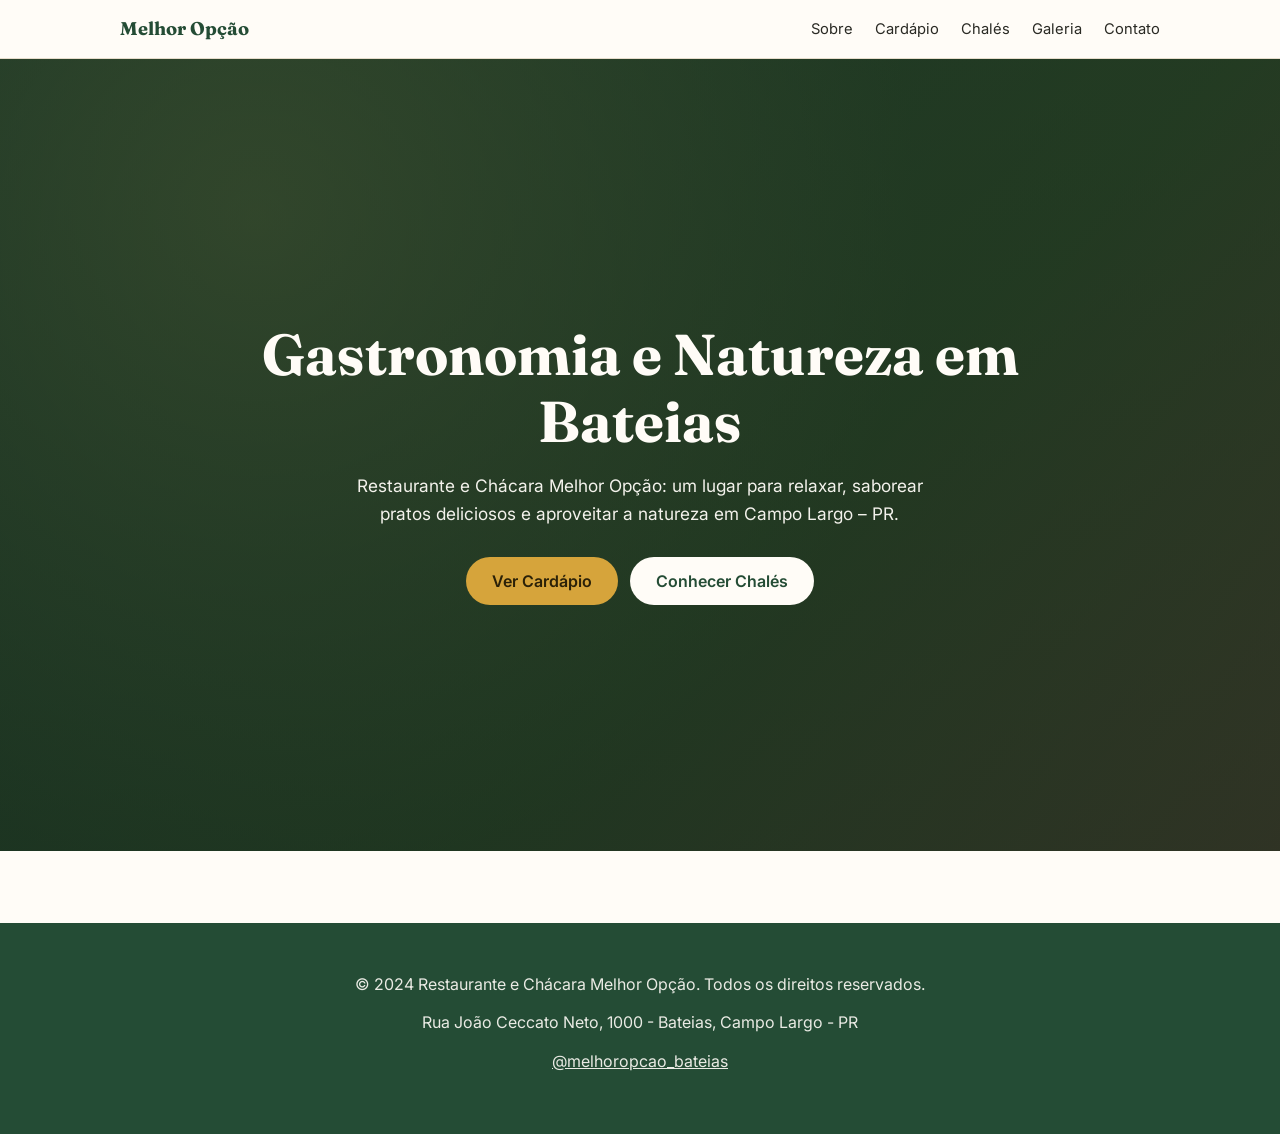
<file: index.html>
<!DOCTYPE html>
<html lang="pt-BR">

<head>
    <meta charset="utf-8">
    <meta name="viewport" content="width=device-width, initial-scale=1, viewport-fit=cover">
    <title>Melhor Opção — Restaurante e Chácara em Bateias, Campo Largo – PR (Copy)</title>
    <meta name="description"
        content="Restaurante e Chácara Melhor Opção: gastronomia e natureza em Bateias, Campo Largo – PR. Cardápios de sexta, sábados e domingos e chalés na natureza.">
    <link
        href="https://fonts.googleapis.com/css2?family=Fraunces:wght@600;700&family=Inter:wght@400;500;600&display=swap"
        rel="stylesheet">
    <link rel="stylesheet" href="style.css">
    <script src="index.js" defer></script>
</head>

<body>
    <nav>
        <div class="wrap">
            <a href="index.html" class="brand">Melhor Opção</a>
            <ul>
                <li><a href="sobre.html">Sobre</a></li>
                <li><a href="cardapio.html">Cardápio</a></li>
                <li><a href="chales.html">Chalés</a></li>
                <li><a href="galeria.html">Galeria</a></li>
                <li><a href="contato.html">Contato</a></li>
            </ul>
        </div>
    </nav>

    <section class="hero">
        <div class="wrap">
            <h1>Gastronomia e Natureza em Bateias</h1>
            <p>Restaurante e Chácara Melhor Opção: um lugar para relaxar, saborear pratos deliciosos e aproveitar a natureza em Campo Largo – PR.</p>
            <div class="btns">
                <a href="cardapio.html" class="btn b1">Ver Cardápio</a>
                <a href="chales.html" class="btn b2">Conhecer Chalés</a>
            </div>
        </div>
    </section>

    <footer>
        <div class="wrap">
            <p>&copy; 2024 Restaurante e Chácara Melhor Opção. Todos os direitos reservados.</p>
            <p>Rua João Ceccato Neto, 1000 - Bateias, Campo Largo - PR</p>
            <p><a href="https://www.instagram.com/melhoropcao_bateias">@melhoropcao_bateias</a></p>
        </div>
    </footer>
</body>

</html>
</file>
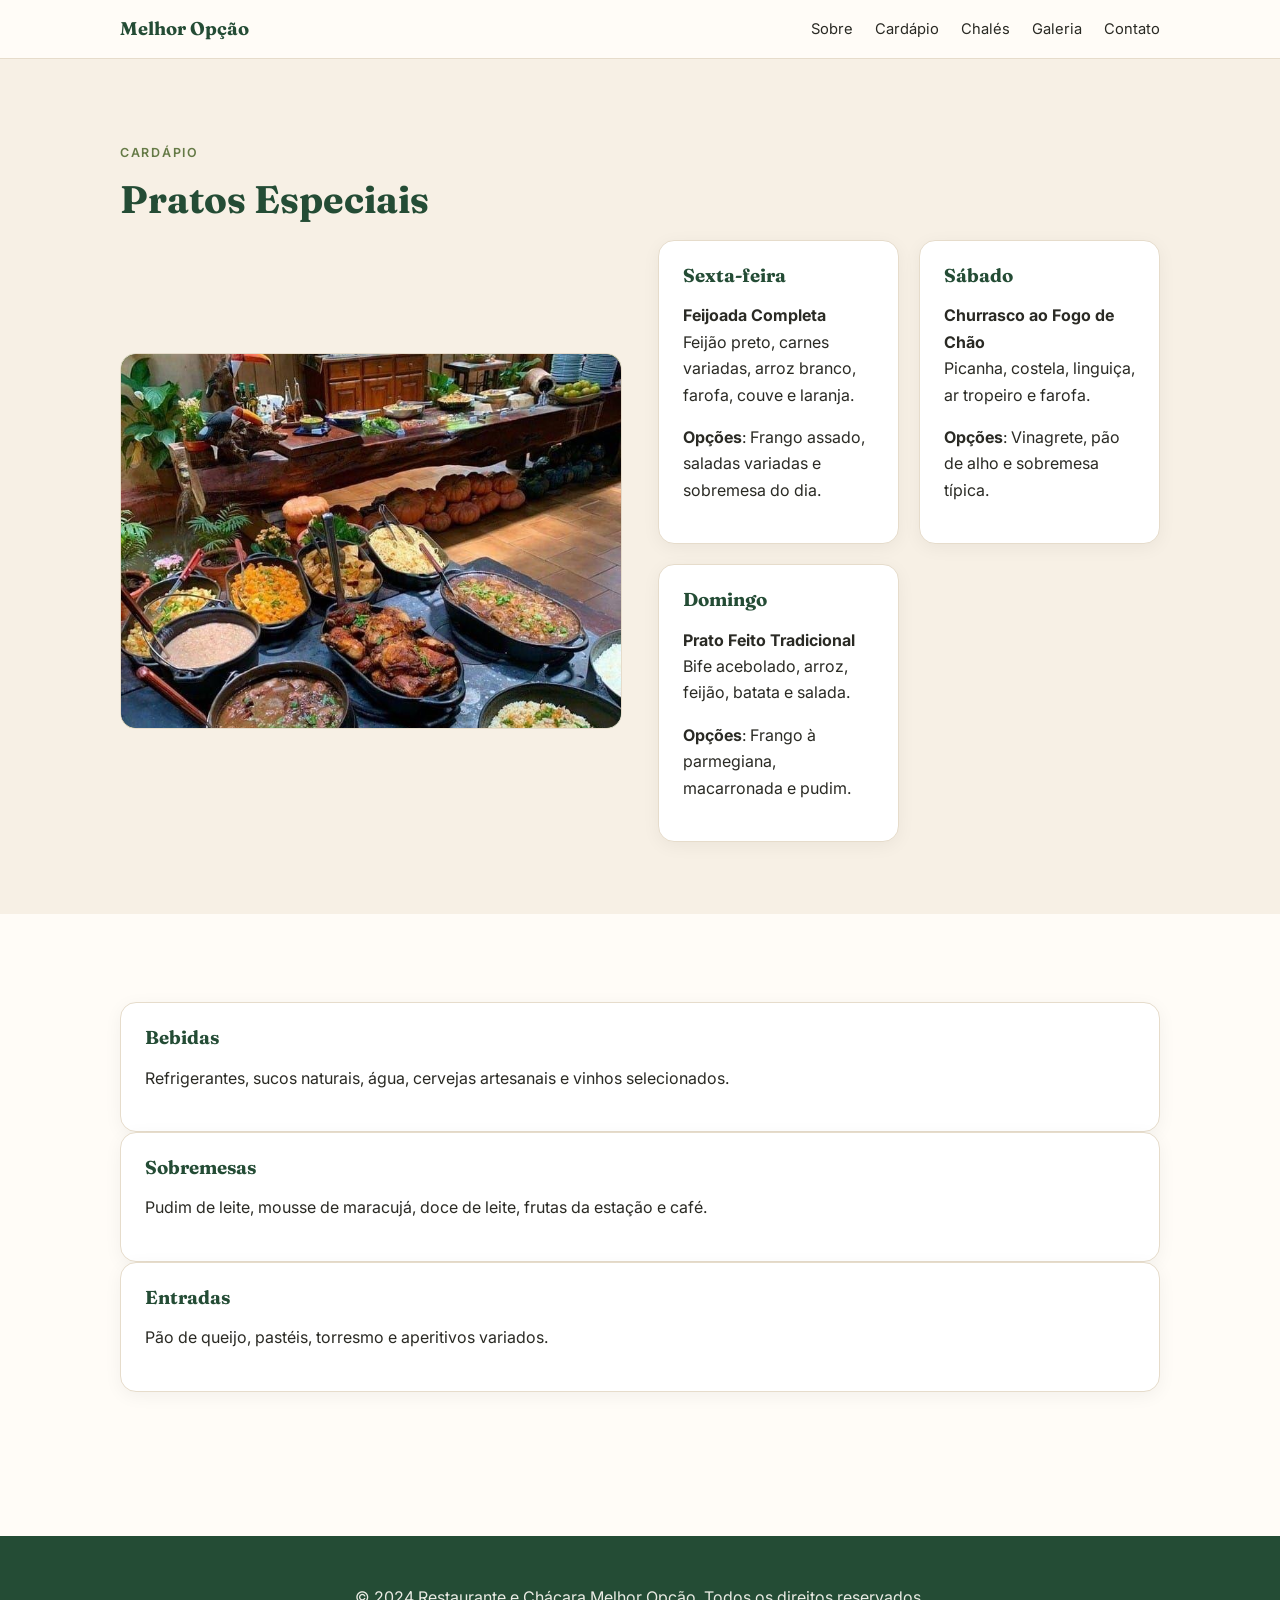
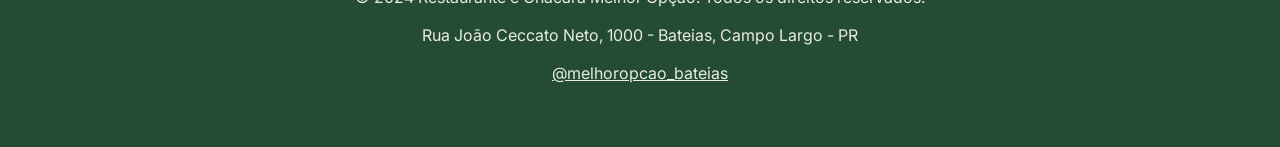
<file: cardapio.html>
<!DOCTYPE html>
<html lang="pt-BR">

<head>
    <meta charset="utf-8">
    <meta name="viewport" content="width=device-width, initial-scale=1, viewport-fit=cover">
    <title>Cardápio — Melhor Opção</title>
    <meta name="description" content="Cardápio do Restaurante Melhor Opção: sexta, sábado e domingo">
    <link href="https://fonts.googleapis.com/css2?family=Fraunces:wght@600;700&family=Inter:wght@400;500;600&display=swap" rel="stylesheet">
    <link rel="stylesheet" href="style.css">
</head>

<body>
    <nav>
        <div class="wrap">
            <a href="index.html" class="brand">Melhor Opção</a>
            <ul>
                <li><a href="sobre.html">Sobre</a></li>
                <li><a href="cardapio.html">Cardápio</a></li>
                <li><a href="chales.html">Chalés</a></li>
                <li><a href="galeria.html">Galeria</a></li>
                <li><a href="contato.html">Contato</a></li>
            </ul>
        </div>
    </nav>

    <section class="alt">
        <div class="wrap">
            <p class="eyebrow">Cardápio</p>
            <h2>Pratos Especiais</h2>
            <div class="two">
                <div class="ph"><img src="buffet.jpg" alt="Buffet de pratos brasileiros" style="width: 100%; height: 100%; object-fit: cover; border-radius: 16px;"></div>
                <div>
                    <div class="grid">
                        <div class="card">
                            <h3>Sexta-feira</h3>
                            <p><strong>Feijoada Completa</strong><br>Feijão preto, carnes variadas, arroz branco, farofa, couve e laranja.</p>
                            <p><strong>Opções</strong>: Frango assado, saladas variadas e sobremesa do dia.</p>
                        </div>
                        <div class="card">
                            <h3>Sábado</h3>
                            <p><strong>Churrasco ao Fogo de Chão</strong><br>Picanha, costela, linguiça, ar tropeiro e farofa.</p>
                            <p><strong>Opções</strong>: Vinagrete, pão de alho e sobremesa típica.</p>
                        </div>
                        <div class="card">
                            <h3>Domingo</h3>
                            <p><strong>Prato Feito Tradicional</strong><br>Bife acebolado, arroz, feijão, batata e salada.</p>
                            <p><strong>Opções</strong>: Frango à parmegiana, macarronada e pudim.</p>
                        </div>
                    </div>
                </div>
            </div>
        </div>
    </section>

    <section>
        <div class="wrap">
            <p class="eyebrow>Extras</p>
            <h2>Bebidas e Sobremesas</h2>
            <div class="grid">
                <div class="card">
                    <h3>Bebidas</h3>
                    <p>Refrigerantes, sucos naturais, água, cervejas artesanais e vinhos selecionados.</p>
                </div>
                <div class="card">
                    <h3>Sobremesas</h3>
                    <p>Pudim de leite, mousse de maracujá, doce de leite, frutas da estação e café.</p>
                </div>
                <div class="card">
                    <h3>Entradas</h3>
                    <p>Pão de queijo, pastéis, torresmo e aperitivos variados.</p>
                </div>
            </div>
        </div>
    </section>

    <footer>
        <div class="wrap">
            <p>&copy; 2024 Restaurante e Chácara Melhor Opção. Todos os direitos reservados.</p>
            <p>Rua João Ceccato Neto, 1000 - Bateias, Campo Largo - PR</p>
            <p><a href="https://www.instagram.com/melhoropcao_bateias">@melhoropcao_bateias</a></p>
        </div>
    </footer>
</body>

</html>
</file>
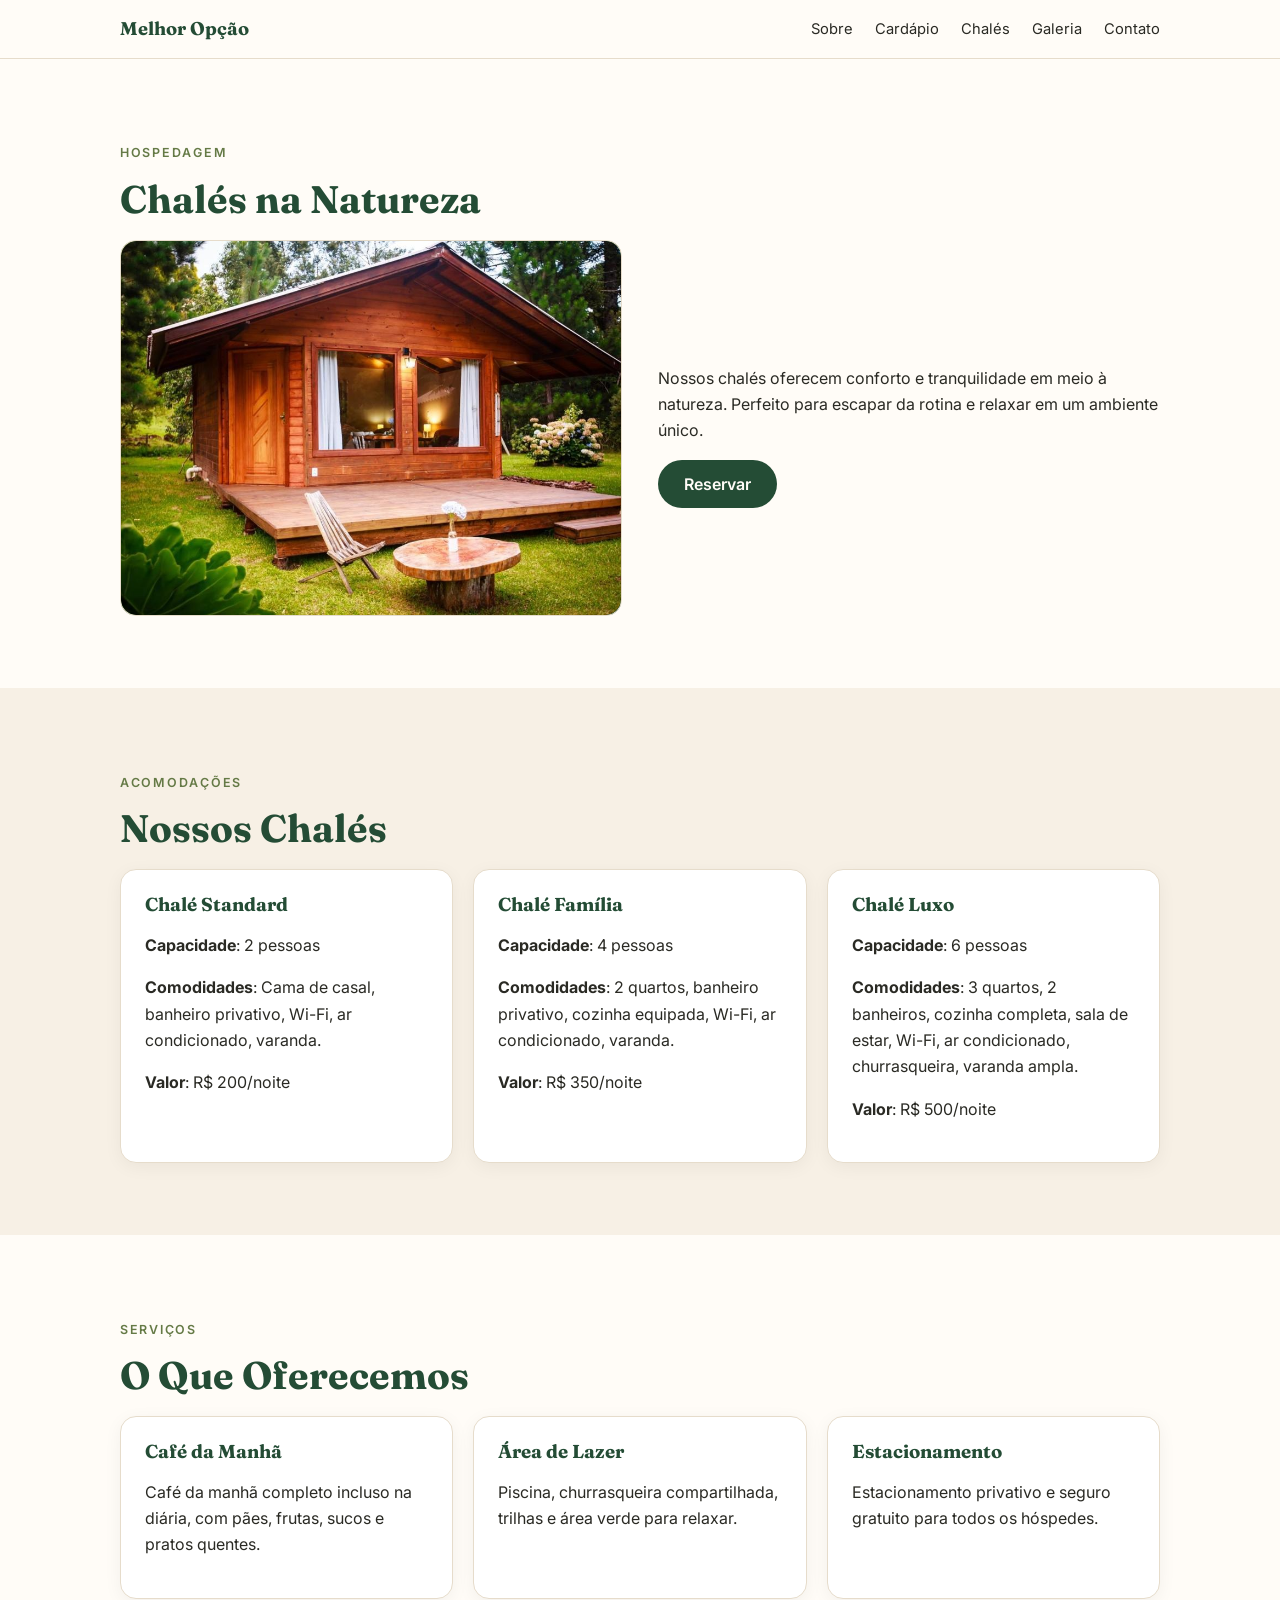
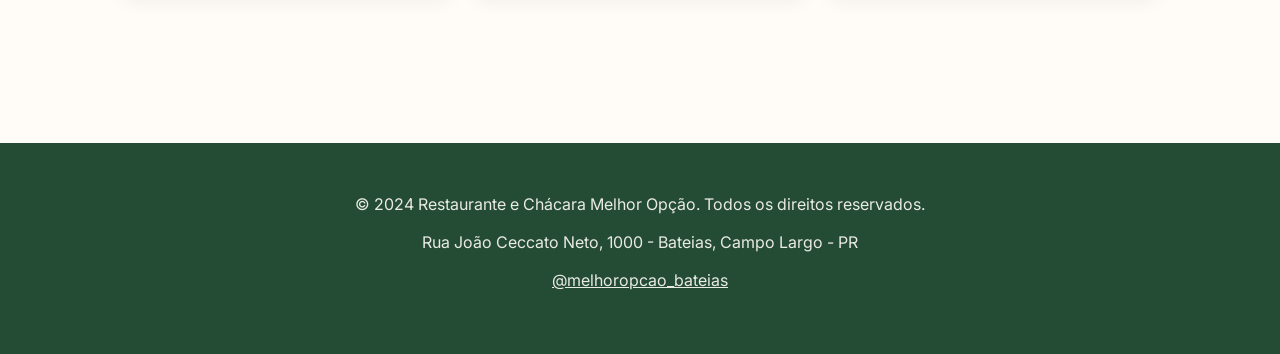
<file: chales.html>
<!DOCTYPE html>
<html lang="pt-BR">

<head>
    <meta charset="utf-8">
    <meta name="viewport" content="width=device-width, initial-scale=1, viewport-fit=cover">
    <title>Chalés — Melhor Opção</title>
    <meta name="description" content="Chalés na natureza da Chácara Melhor Opção em Bateias, Campo Largo – PR">
    <link href="https://fonts.googleapis.com/css2?family=Fraunces:wght@600;700&family=Inter:wght@400;500;600&display=swap" rel="stylesheet">
    <link rel="stylesheet" href="style.css">
</head>

<body>
    <nav>
        <div class="wrap">
            <a href="index.html" class="brand">Melhor Opção</a>
            <ul>
                <li><a href="sobre.html">Sobre</a></li>
                <li><a href="cardapio.html">Cardápio</a></li>
                <li><a href="chales.html">Chalés</a></li>
                <li><a href="galeria.html">Galeria</a></li>
                <li><a href="contato.html">Contato</a></li>
            </ul>
        </div>
    </nav>

    <section>
        <div class="wrap">
            <p class="eyebrow">Hospedagem</p>
            <h2>Chalés na Natureza</h2>
            <div class="two">
                <div class="ph"><img src="chale.jpg" alt="Chalé rústico na natureza" style="width: 100%; height: 100%; object-fit: cover; border-radius: 16px;"></div>
                <div>
                    <p>Nossos chalés oferecem conforto e tranquilidade em meio à natureza. Perfeito para escapar da rotina e relaxar em um ambiente único.</p>
                    <a href="contato.html" class="btn b4">Reservar</a>
                </div>
            </div>
        </div>
    </section>

    <section class="alt">
        <div class="wrap">
            <p class="eyebrow">Acomodações</p>
            <h2>Nossos Chalés</h2>
            <div class="grid">
                <div class="card">
                    <h3>Chalé Standard</h3>
                    <p><strong>Capacidade</strong>: 2 pessoas</p>
                    <p><strong>Comodidades</strong>: Cama de casal, banheiro privativo, Wi-Fi, ar condicionado, varanda.</p>
                    <p><strong>Valor</strong>: R$ 200/noite</p>
                </div>
                <div class="card">
                    <h3>Chalé Família</h3>
                    <p><strong>Capacidade</strong>: 4 pessoas</p>
                    <p><strong>Comodidades</strong>: 2 quartos, banheiro privativo, cozinha equipada, Wi-Fi, ar condicionado, varanda.</p>
                    <p><strong>Valor</strong>: R$ 350/noite</p>
                </div>
                <div class="card">
                    <h3>Chalé Luxo</h3>
                    <p><strong>Capacidade</strong>: 6 pessoas</p>
                    <p><strong>Comodidades</strong>: 3 quartos, 2 banheiros, cozinha completa, sala de estar, Wi-Fi, ar condicionado, churrasqueira, varanda ampla.</p>
                    <p><strong>Valor</strong>: R$ 500/noite</p>
                </div>
            </div>
        </div>
    </section>

    <section>
        <div class="wrap">
            <p class="eyebrow">Serviços</p>
            <h2>O Que Oferecemos</h2>
            <div class="grid">
                <div class="card">
                    <h3>Café da Manhã</h3>
                    <p>Café da manhã completo incluso na diária, com pães, frutas, sucos e pratos quentes.</p>
                </div>
                <div class="card">
                    <h3>Área de Lazer</h3>
                    <p>Piscina, churrasqueira compartilhada, trilhas e área verde para relaxar.</p>
                </div>
                <div class="card">
                    <h3>Estacionamento</h3>
                    <p>Estacionamento privativo e seguro gratuito para todos os hóspedes.</p>
                </div>
            </div>
        </div>
    </section>

    <footer>
        <div class="wrap">
            <p>&copy; 2024 Restaurante e Chácara Melhor Opção. Todos os direitos reservados.</p>
            <p>Rua João Ceccato Neto, 1000 - Bateias, Campo Largo - PR</p>
            <p><a href="https://www.instagram.com/melhoropcao_bateias">@melhoropcao_bateias</a></p>
        </div>
    </footer>
</body>

</html>
</file>
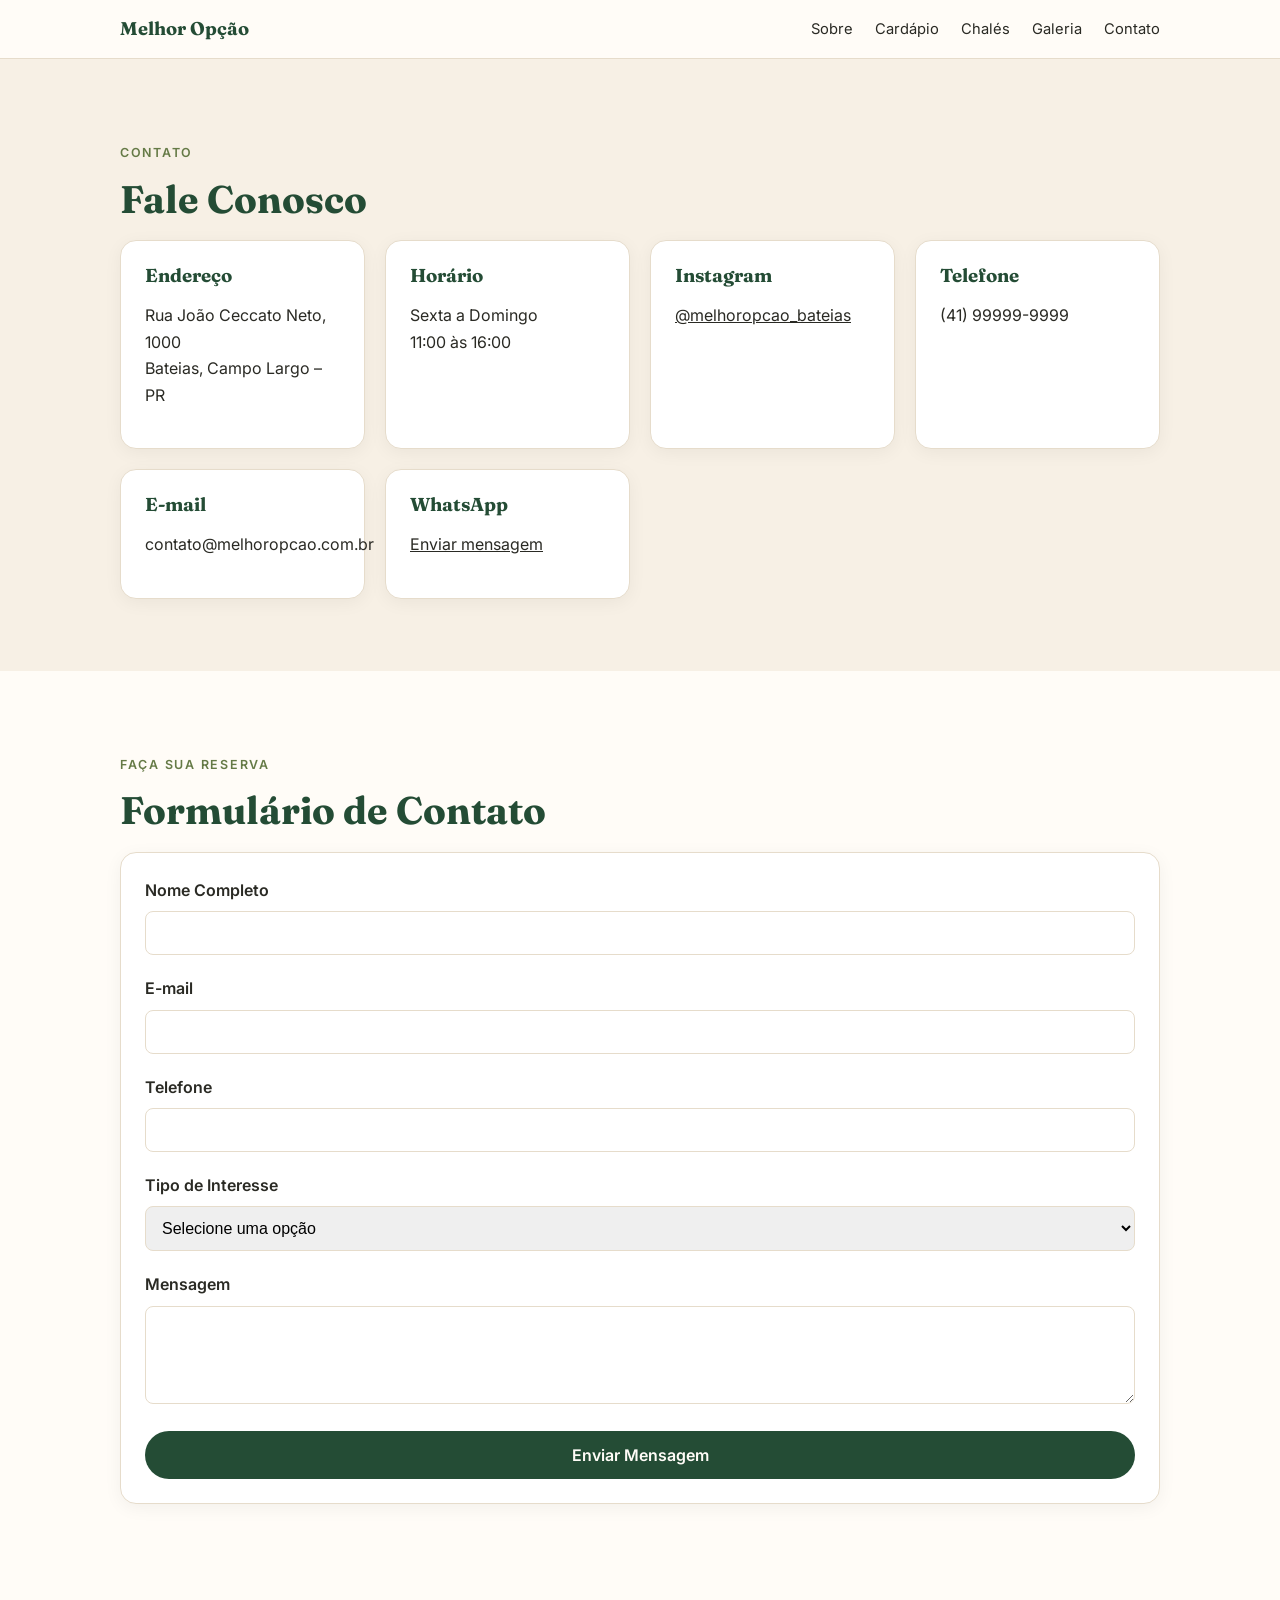
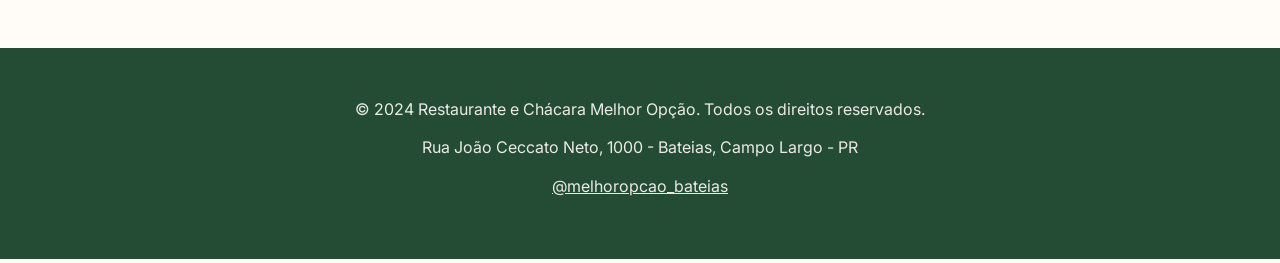
<file: contato.html>
<!DOCTYPE html>
<html lang="pt-BR">

<head>
    <meta charset="utf-8">
    <meta name="viewport" content="width=device-width, initial-scale=1, viewport-fit=cover">
    <title>Contato — Melhor Opção</title>
    <meta name="description" content="Entre em contato com o Restaurante e Chácara Melhor Opção">
    <link href="https://fonts.googleapis.com/css2?family=Fraunces:wght@600;700&family=Inter:wght@400;500;600&display=swap" rel="stylesheet">
    <link rel="stylesheet" href="style.css">
</head>

<body>
    <nav>
        <div class="wrap">
            <a href="index.html" class="brand">Melhor Opção</a>
            <ul>
                <li><a href="sobre.html">Sobre</a></li>
                <li><a href="cardapio.html">Cardápio</a></li>
                <li><a href="chales.html">Chalés</a></li>
                <li><a href="galeria.html">Galeria</a></li>
                <li><a href="contato.html">Contato</a></li>
            </ul>
        </div>
    </nav>

    <section class="alt">
        <div class="wrap">
            <p class="eyebrow">Contato</p>
            <h2>Fale Conosco</h2>
            <div class="grid">
                <div class="card">
                    <h3>Endereço</h3>
                    <p>Rua João Ceccato Neto, 1000<br>Bateias, Campo Largo – PR</p>
                </div>
                <div class="card">
                    <h3>Horário</h3>
                    <p>Sexta a Domingo<br>11:00 às 16:00</p>
                </div>
                <div class="card">
                    <h3>Instagram</h3>
                    <p><a href="https://www.instagram.com/melhoropcao_bateias">@melhoropcao_bateias</a></p>
                </div>
                <div class="card">
                    <h3>Telefone</h3>
                    <p>(41) 99999-9999</p>
                </div>
                <div class="card">
                    <h3>E-mail</h3>
                    <p>contato@melhoropcao.com.br</p>
                </div>
                <div class="card">
                    <h3>WhatsApp</h3>
                    <p><a href="https://wa.me/5541999999999">Enviar mensagem</a></p>
                </div>
            </div>
        </div>
    </section>

    <section>
        <div class="wrap">
            <p class="eyebrow">Faça sua Reserva</p>
            <h2>Formulário de Contato</h2>
            <div class="card">
                <form>
                    <div style="margin-bottom: 20px;">
                        <label style="display: block; margin-bottom: 8px; font-weight: 600;">Nome Completo</label>
                        <input type="text" name="nome" required style="width: 100%; padding: 12px; border: 1px solid var(--line); border-radius: 8px; font-size: 16px;">
                    </div>
                    <div style="margin-bottom: 20px;">
                        <label style="display: block; margin-bottom: 8px; font-weight: 600;">E-mail</label>
                        <input type="email" name="email" required style="width: 100%; padding: 12px; border: 1px solid var(--line); border-radius: 8px; font-size: 16px;">
                    </div>
                    <div style="margin-bottom: 20px;">
                        <label style="display: block; margin-bottom: 8px; font-weight: 600;">Telefone</label>
                        <input type="tel" name="telefone" required style="width: 100%; padding: 12px; border: 1px solid var(--line); border-radius: 8px; font-size: 16px;">
                    </div>
                    <div style="margin-bottom: 20px;">
                        <label style="display: block; margin-bottom: 8px; font-weight: 600;">Tipo de Interesse</label>
                        <select name="interesse" style="width: 100%; padding: 12px; border: 1px solid var(--line); border-radius: 8px; font-size: 16px;">
                            <option value="">Selecione uma opção</option>
                            <option value="restaurante">Reserva no Restaurante</option>
                            <option value="chale">Reserva de Chalé</option>
                            <option value="evento">Evento</option>
                            <option value="outro">Outro</option>
                        </select>
                    </div>
                    <div style="margin-bottom: 20px;">
                        <label style="display: block; margin-bottom: 8px; font-weight: 600;">Mensagem</label>
                        <textarea name="mensagem" rows="4" style="width: 100%; padding: 12px; border: 1px solid var(--line); border-radius: 8px; font-size: 16px; resize: vertical;"></textarea>
                    </div>
                    <button type="submit" class="btn b4" style="width: 100%;">Enviar Mensagem</button>
                </form>
            </div>
        </div>
    </section>

    <footer>
        <div class="wrap">
            <p>&copy; 2024 Restaurante e Chácara Melhor Opção. Todos os direitos reservados.</p>
            <p>Rua João Ceccato Neto, 1000 - Bateias, Campo Largo - PR</p>
            <p><a href="https://www.instagram.com/melhoropcao_bateias">@melhoropcao_bateias</a></p>
        </div>
    </footer>
</body>

</html>
</file>
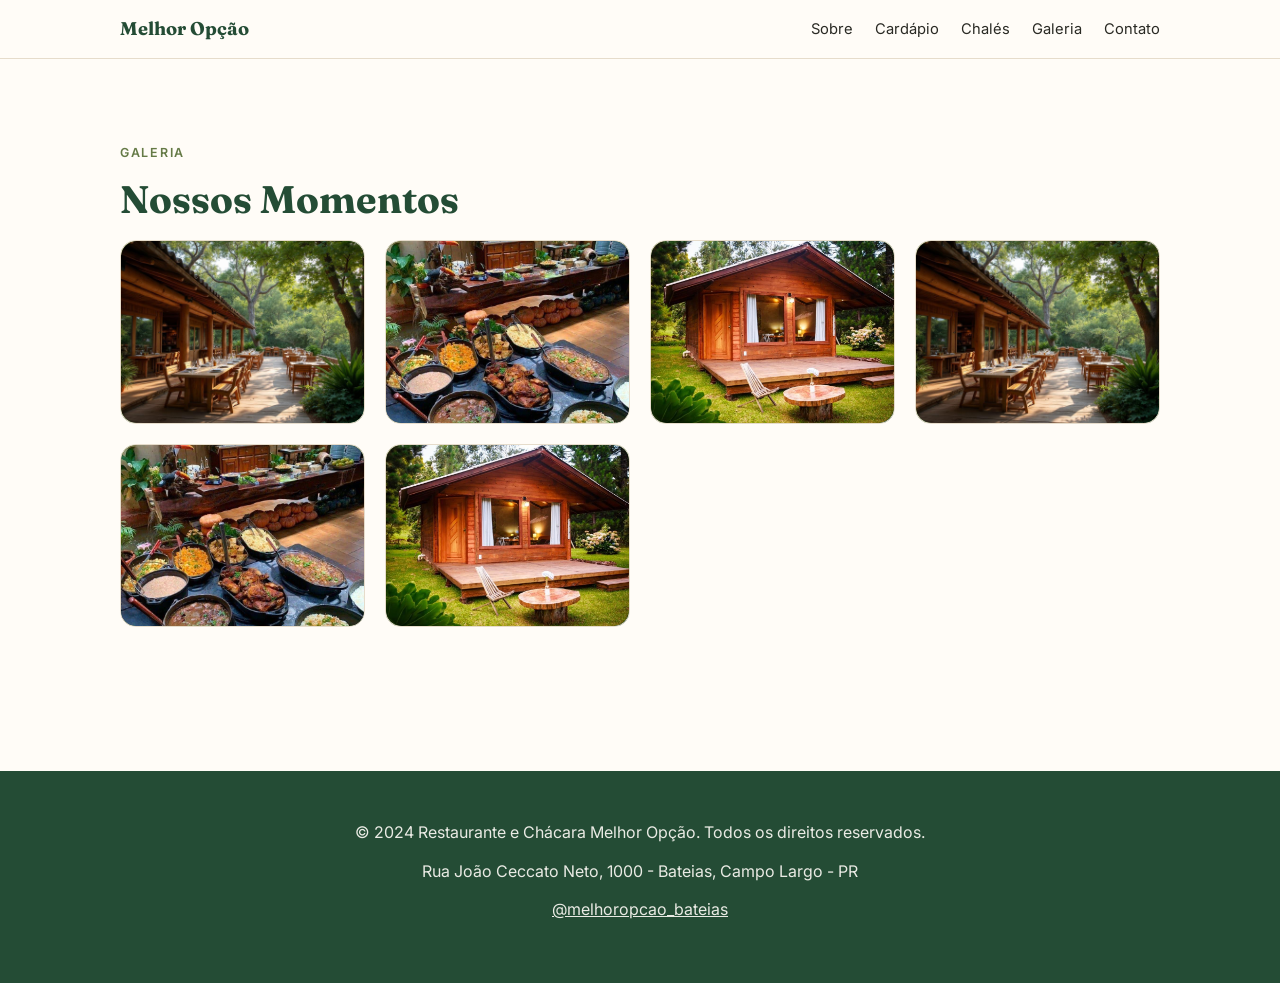
<file: galeria.html>
<!DOCTYPE html>
<html lang="pt-BR">

<head>
    <meta charset="utf-8">
    <meta name="viewport" content="width=device-width, initial-scale=1, viewport-fit=cover">
    <title>Galeria — Melhor Opção</title>
    <meta name="description" content="Galeria de fotos do Restaurante e Chácara Melhor Opção">
    <link href="https://fonts.googleapis.com/css2?family=Fraunces:wght@600;700&family=Inter:wght@400;500;600&display=swap" rel="stylesheet">
    <link rel="stylesheet" href="style.css">
</head>

<body>
    <nav>
        <div class="wrap">
            <a href="index.html" class="brand">Melhor Opção</a>
            <ul>
                <li><a href="sobre.html">Sobre</a></li>
                <li><a href="cardapio.html">Cardápio</a></li>
                <li><a href="chales.html">Chalés</a></li>
                <li><a href="galeria.html">Galeria</a></li>
                <li><a href="contato.html">Contato</a></li>
            </ul>
        </div>
    </nav>

    <section>
        <div class="wrap">
            <p class="eyebrow">Galeria</p>
            <h2>Nossos Momentos</h2>
            <div class="grid">
                <div class="ph"><img src="restaurante.jpg" alt="Restaurante" style="width: 100%; height: 100%; object-fit: cover; border-radius: 16px;"></div>
                <div class="ph"><img src="buffet.jpg" alt="Buffet" style="width: 100%; height: 100%; object-fit: cover; border-radius: 16px;"></div>
                <div class="ph"><img src="chale.jpg" alt="Chalé" style="width: 100%; height: 100%; object-fit: cover; border-radius: 16px;"></div>
                <div class="ph"><img src="restaurante.jpg" alt="Ambiente" style="width: 100%; height: 100%; object-fit: cover; border-radius: 16px;"></div>
                <div class="ph"><img src="buffet.jpg" alt="Pratos" style="width: 100%; height: 100%; object-fit: cover; border-radius: 16px;"></div>
                <div class="ph"><img src="chale.jpg" alt="Natureza" style="width: 100%; height: 100%; object-fit: cover; border-radius: 16px;"></div>
            </div>
        </div>
    </section>

    <footer>
        <div class="wrap">
            <p>&copy; 2024 Restaurante e Chácara Melhor Opção. Todos os direitos reservados.</p>
            <p>Rua João Ceccato Neto, 1000 - Bateias, Campo Largo - PR</p>
            <p><a href="https://www.instagram.com/melhoropcao_bateias">@melhoropcao_bateias</a></p>
        </div>
    </footer>
</body>

</html>
</file>
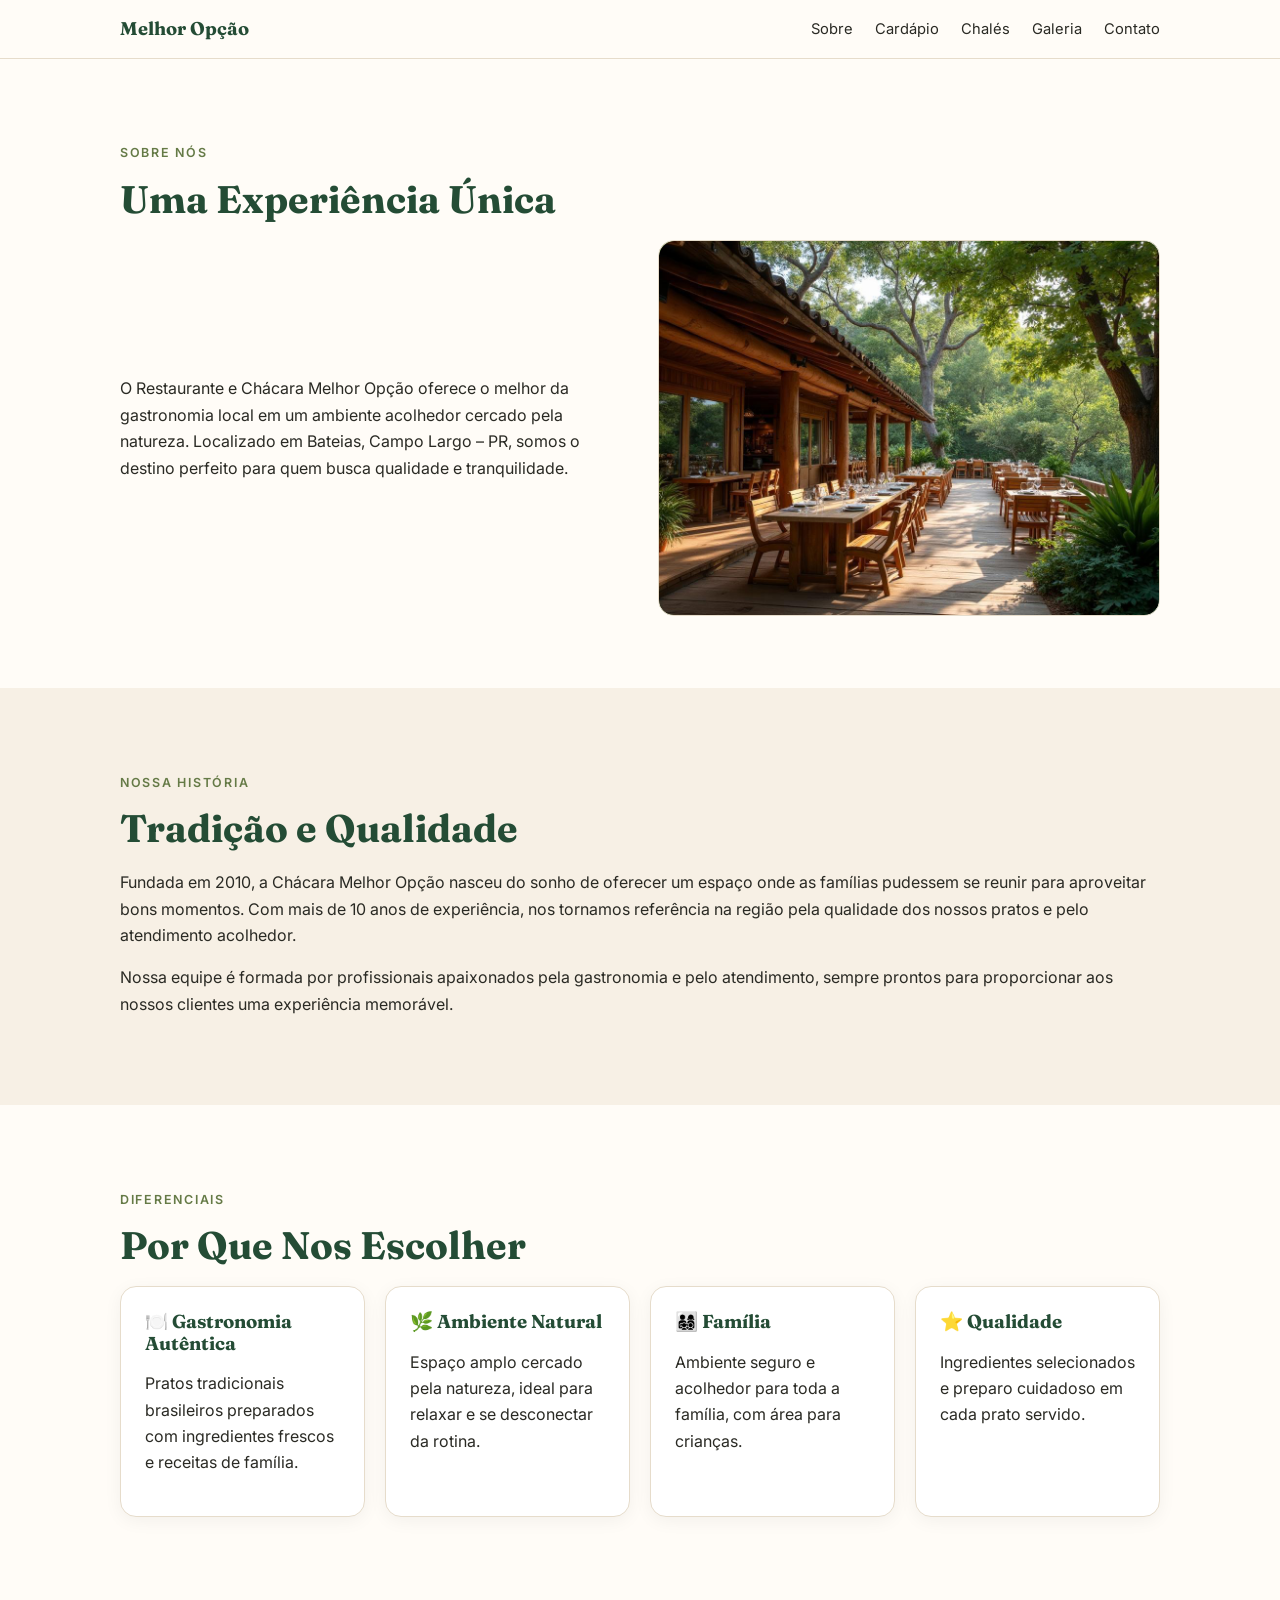
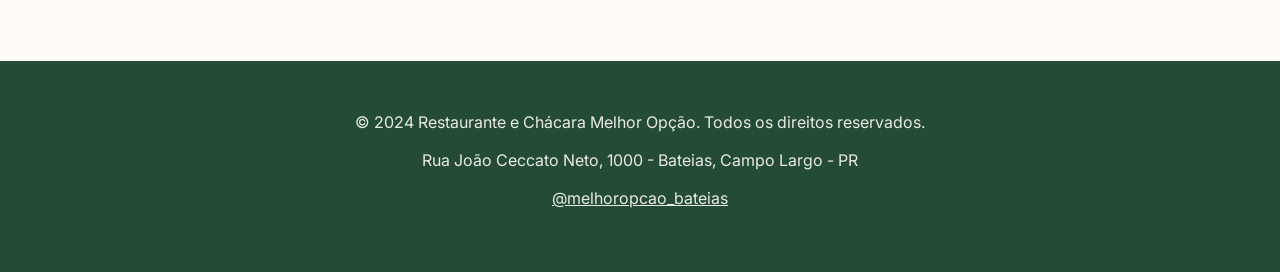
<file: sobre.html>
<!DOCTYPE html>
<html lang="pt-BR">

<head>
    <meta charset="utf-8">
    <meta name="viewport" content="width=device-width, initial-scale=1, viewport-fit=cover">
    <title>Sobre — Melhor Opção</title>
    <meta name="description" content="Sobre o Restaurante e Chácara Melhor Opção em Bateias, Campo Largo – PR">
    <link href="https://fonts.googleapis.com/css2?family=Fraunces:wght@600;700&family=Inter:wght@400;500;600&display=swap" rel="stylesheet">
    <link rel="stylesheet" href="style.css">
</head>

<body>
    <nav>
        <div class="wrap">
            <a href="index.html" class="brand">Melhor Opção</a>
            <ul>
                <li><a href="sobre.html">Sobre</a></li>
                <li><a href="cardapio.html">Cardápio</a></li>
                <li><a href="chales.html">Chalés</a></li>
                <li><a href="galeria.html">Galeria</a></li>
                <li><a href="contato.html">Contato</a></li>
            </ul>
        </div>
    </nav>

    <section>
        <div class="wrap">
            <p class="eyebrow">Sobre Nós</p>
            <h2>Uma Experiência Única</h2>
            <div class="two">
                <div>
                    <p>O Restaurante e Chácara Melhor Opção oferece o melhor da gastronomia local em um ambiente acolhedor cercado pela natureza. Localizado em Bateias, Campo Largo – PR, somos o destino perfeito para quem busca qualidade e tranquilidade.</p>
                </div>
                <div class="ph"><img src="restaurante.jpg" alt="Área de restaurante ao ar livre" style="width: 100%; height: 100%; object-fit: cover; border-radius: 16px;"></div>
            </div>
        </div>
    </section>

    <section class="alt">
        <div class="wrap">
            <p class="eyebrow">Nossa História</p>
            <h2>Tradição e Qualidade</h2>
            <p>Fundada em 2010, a Chácara Melhor Opção nasceu do sonho de oferecer um espaço onde as famílias pudessem se reunir para aproveitar bons momentos. Com mais de 10 anos de experiência, nos tornamos referência na região pela qualidade dos nossos pratos e pelo atendimento acolhedor.</p>
            <p>Nossa equipe é formada por profissionais apaixonados pela gastronomia e pelo atendimento, sempre prontos para proporcionar aos nossos clientes uma experiência memorável.</p>
        </div>
    </section>

    <section>
        <div class="wrap">
            <p class="eyebrow">Diferenciais</p>
            <h2>Por Que Nos Escolher</h2>
            <div class="grid">
                <div class="card">
                    <h3>🍽️ Gastronomia Autêntica</h3>
                    <p>Pratos tradicionais brasileiros preparados com ingredientes frescos e receitas de família.</p>
                </div>
                <div class="card">
                    <h3>🌿 Ambiente Natural</h3>
                    <p>Espaço amplo cercado pela natureza, ideal para relaxar e se desconectar da rotina.</p>
                </div>
                <div class="card">
                    <h3>👨‍👩‍👧‍👦 Família</h3>
                    <p>Ambiente seguro e acolhedor para toda a família, com área para crianças.</p>
                </div>
                <div class="card">
                    <h3>⭐ Qualidade</h3>
                    <p>Ingredientes selecionados e preparo cuidadoso em cada prato servido.</p>
                </div>
            </div>
        </div>
    </section>

    <footer>
        <div class="wrap">
            <p>&copy; 2024 Restaurante e Chácara Melhor Opção. Todos os direitos reservados.</p>
            <p>Rua João Ceccato Neto, 1000 - Bateias, Campo Largo - PR</p>
            <p><a href="https://www.instagram.com/melhoropcao_bateias">@melhoropcao_bateias</a></p>
        </div>
    </footer>
</body>

</html>
</file>
<file: style.css>
:root {
    --verde: #244C35;
    --oliva: #657A46;
    --bege: #F7F0E5;
    --bg: #FFFCF7;
    --terra: #76503A;
    --ouro: #D6A43B;
    --txt: #2a2a24;
    --card: #fff;
    --line: #e6dccb;
    --on-verde: #FFFCF7;
    box-sizing: border-box;
    padding-top: env(safe-area-inset-top, 0px);
    padding-bottom: env(safe-area-inset-bottom, 0px)
}

@media (prefers-color-scheme:dark) {
    :root:not([data-theme="light"]) {
        --bg: #151b16;
        --bege: #1c241d;
        --card: #212b22;
        --txt: #efe8da;
        --line: #33402f;
        --verde: #8fb58a;
        --on-verde: #10170f;
        --terra: #d3a98a
    }
}

:root[data-theme="dark"] {
    --bg: #151b16;
    --bege: #1c241d;
    --card: #212b22;
    --txt: #efe8da;
    --line: #33402f;
    --verde: #8fb58a;
    --on-verde: #10170f;
    --terra: #d3a98a
}

* {
    box-sizing: border-box
}

html {
    scroll-behavior: smooth
}

body {
    margin: 0;
    background: var(--bg);
    color: var(--txt);
    font: 16px/1.65 Inter, system-ui, sans-serif
}

h1,
h2,
h3 {
    font-family: Fraunces, Georgia, serif;
    line-height: 1.15;
    margin: 0 0 .5em;
    color: var(--verde)
}

a {
    color: inherit
}

.wrap {
    max-width: 1080px;
    margin: 0 auto;
    padding: 0 20px
}

section {
    padding: 72px 0
}

.alt {
    background: var(--bege)
}

.eyebrow {
    color: var(--oliva);
    font-weight: 600;
    letter-spacing: .14em;
    text-transform: uppercase;
    font-size: .78rem
}

h2 {
    font-size: clamp(1.7rem, 4vw, 2.4rem)
}

nav {
    position: sticky;
    top: env(safe-area-inset-top, 0px);
    z-index: 20;
    background: color-mix(in srgb, var(--bg) 92%, transparent);
    backdrop-filter: blur(8px);
    border-bottom: 1px solid var(--line)
}

nav .wrap {
    display: flex;
    align-items: center;
    justify-content: space-between;
    height: 58px
}

.brand {
    font-family: Fraunces, serif;
    font-weight: 700;
    color: var(--verde);
    text-decoration: none;
    font-size: 1.15rem
}

nav ul {
    display: flex;
    gap: 22px;
    list-style: none;
    margin: 0;
    padding: 0;
    font-size: .92rem
}

nav ul a {
    text-decoration: none;
    padding: 8px 0
}

nav ul a:hover {
    color: var(--oliva)
}

@media(max-width:760px) {
    nav ul {
        gap: 12px;
        font-size: .8rem
    }

    nav ul {
        overflow-x: auto;
        white-space: nowrap
    }

    .brand {
        font-size: 1rem
    }
}

.hero {
    min-height: 88vh;
    display: grid;
    place-items: center;
    text-align: center;
    color: #FFFCF7;
    padding: 90px 0;
    background: linear-gradient(rgba(20, 40, 28, .62), rgba(20, 40, 28, .72)), radial-gradient(circle at 20% 20%, #657A46, transparent 55%), linear-gradient(135deg, #244C35, #3c5a2c 60%, #76503A)
}

.hero h1 {
    color: #FFFCF7;
    font-size: clamp(2rem, 6vw, 3.6rem);
    max-width: 15em;
    margin: .3em auto
}

.hero p {
    max-width: 34em;
    margin: 0 auto 28px;
    font-size: 1.08rem;
    opacity: .95
}

.btns {
    display: flex;
    flex-wrap: wrap;
    gap: 12px;
    justify-content: center
}

.btn {
    display: inline-flex;
    align-items: center;
    justify-content: center;
    min-height: 48px;
    padding: 0 24px;
    border-radius: 999px;
    font-weight: 600;
    text-decoration: none;
    border: 2px solid transparent;
    cursor: pointer;
    font: inherit;
    font-weight: 600;
    transition: transform .2s, box-shadow .2s
}

.btn:hover {
    transform: translateY(-2px);
    box-shadow: 0 8px 20px rgba(0, 0, 0, .18)
}

.b1 {
    background: var(--ouro);
    color: #2b2108
}

.b2 {
    background: #FFFCF7;
    color: #244C35
}

.b3 {
    border-color: #FFFCF7;
    color: #FFFCF7;
    background: transparent
}

.b4 {
    background: var(--verde);
    color: var(--on-verde)
}

.grid {
    display: grid;
    gap: 20px;
    grid-template-columns: repeat(auto-fit, minmax(240px, 1fr))
}

.card {
    background: var(--card);
    border: 1px solid var(--line);
    border-radius: 16px;
    padding: 24px;
    box-shadow: 0 4px 18px rgba(0, 0, 0, .05)
}

.two {
    display: grid;
    gap: 36px;
    grid-template-columns: 1fr 1fr;
    align-items: center
}

@media(max-width:760px) {
    .two {
        grid-template-columns: 1fr
    }
}

.ph {
    border-radius: 16px;
    aspect-ratio: 4/3;
    display: grid;
    place-items: center;
    text-align: center;
    padding: 0;
    overflow: hidden;
    background: linear-gradient(135deg, var(--oliva), var(--verde));
    border: 1px solid var(--line)
}

footer {
    background: var(--verde);
    color: var(--on-verde);
    padding: 48px 0;
    margin-top: 72px
}

footer .wrap {
    text-align: center
}

footer p {
    margin: 0 0 12px;
    opacity: .9
}

footer a {
    color: var(--on-verde);
    text-decoration: underline
}
</file>
